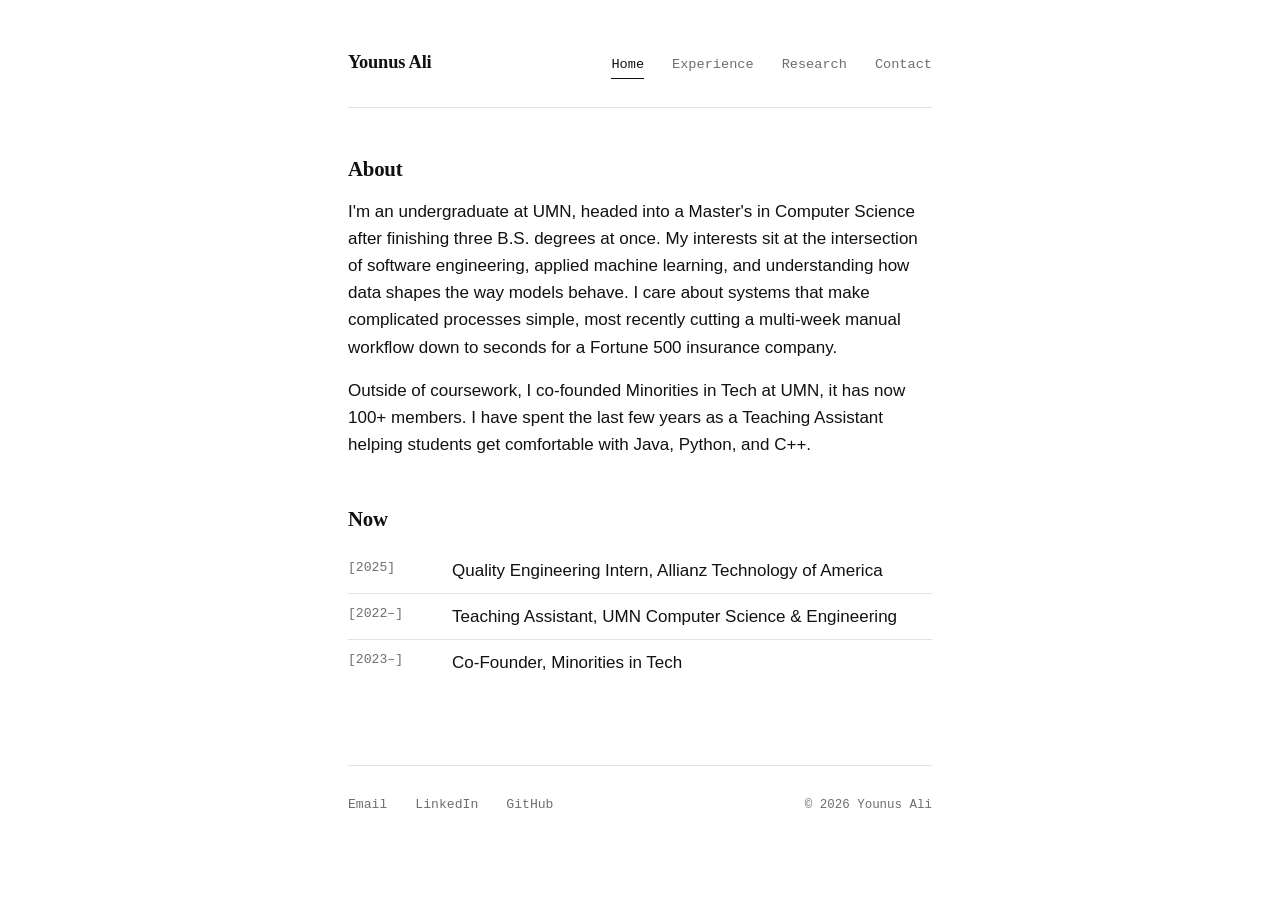
<file: index.html>
<!DOCTYPE html>
<html lang="en">
<head>
<meta charset="UTF-8">
<meta name="viewport" content="width=device-width, initial-scale=1">
<title>Younus Ali</title>
<meta name="description" content="Younus Ali — Computer Science, Data Science, and Statistics student at the University of Minnesota.">
<link rel="stylesheet" href="style.css">
</head>
<body>
<div class="wrap">

  <header class="site-header">
    <a href="index.html" class="wordmark">Younus Ali</a>
    <nav class="site-nav">
      <a href="index.html" class="active">Home</a>
      <a href="experience.html">Experience</a>
      <a href="https://bbe1002unit1blogg.blogspot.com/" target="_blank" rel="noopener">Research</a>
      <a href="contact.html">Contact</a>
    </nav>
  </header>

  <main>
    <h2>About</h2>
    <p>I'm an undergraduate at UMN, headed into a Master's in Computer Science after finishing three B.S. degrees at once. My interests sit at the intersection of software engineering, applied machine learning, and understanding how data shapes the way models behave. I care about systems that make complicated processes simple, most recently cutting a multi-week manual workflow down to seconds for a Fortune 500 insurance company.</p>

    <p>Outside of coursework, I co-founded Minorities in Tech at UMN, it has now 100+ members. I have spent the last few years as a Teaching Assistant helping students get comfortable with Java, Python, and C++.</p>

    <h2>Now</h2>
    <ul class="now-list">
      <li><span class="tag">[2025]</span><span>Quality Engineering Intern, Allianz Technology of America</span></li>
      <li><span class="tag">[2022–]</span><span>Teaching Assistant, UMN Computer Science &amp; Engineering</span></li>
      <li><span class="tag">[2023–]</span><span>Co-Founder, Minorities in Tech</span></li>
    </ul>
  </main>

  <footer class="site-footer">
    <div class="footer-links">
      <a href="mailto:ali00380@umn.edu">Email</a>
      <a href="https://www.linkedin.com/in/younus-ali-2729a8212" target="_blank" rel="noopener">LinkedIn</a>
      <a href="https://github.com/dhanuwn" target="_blank" rel="noopener">GitHub</a>
    </div>
    <p class="footer-note">&copy; 2026 Younus Ali</p>
  </footer>

</div>
</body>
</html>
</file>
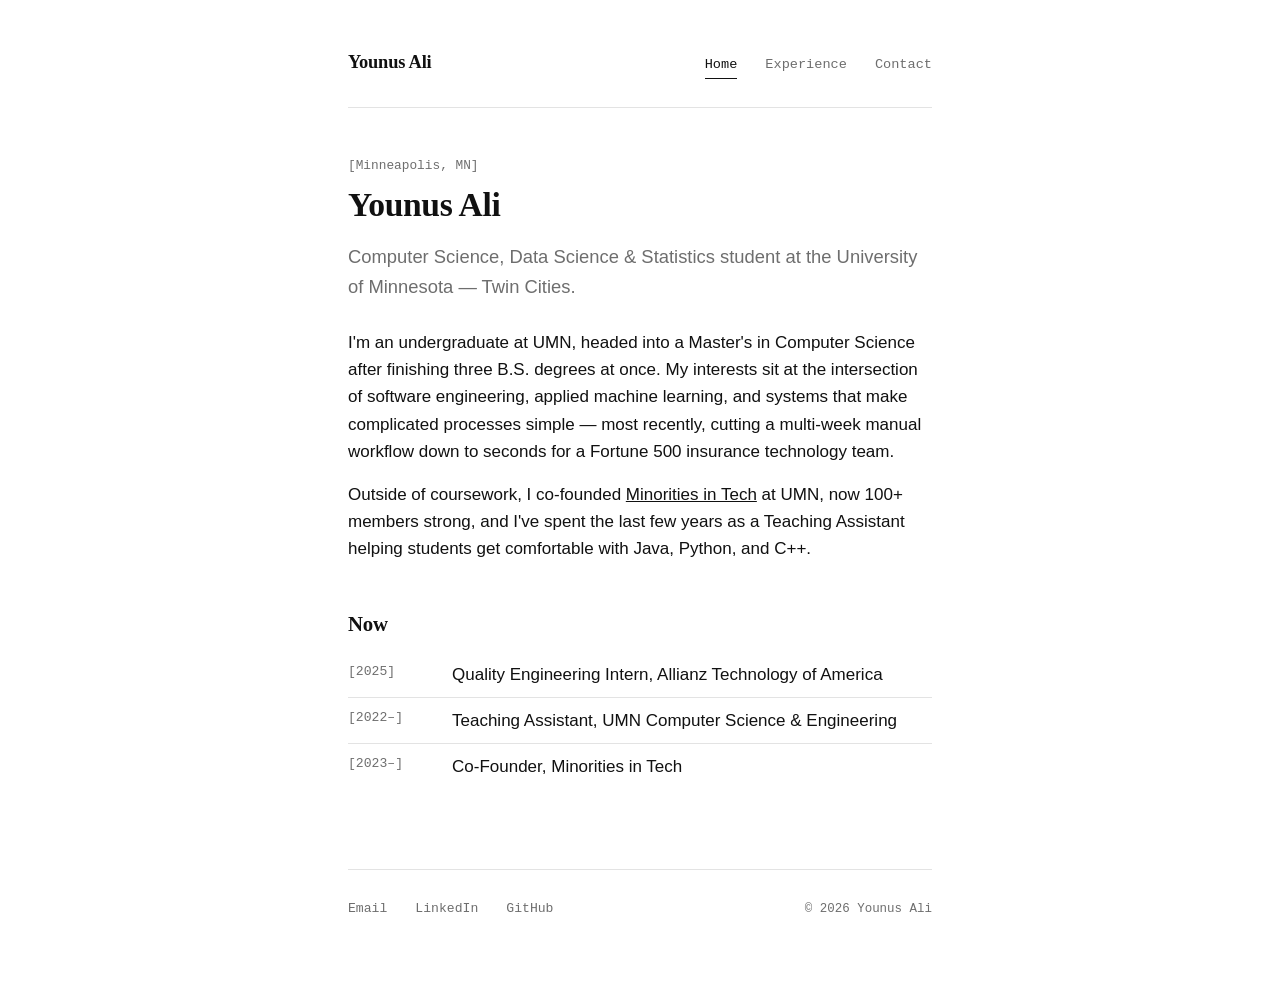
<file: Index.html>
<!DOCTYPE html>
<html lang="en">
<head>
<meta charset="UTF-8">
<meta name="viewport" content="width=device-width, initial-scale=1">
<title>Younus Ali</title>
<meta name="description" content="Younus Ali — Computer Science, Data Science, and Statistics student at the University of Minnesota.">
<link rel="stylesheet" href="style.css">
</head>
<body>
<div class="wrap">

  <header class="site-header">
    <a href="index.html" class="wordmark">Younus Ali</a>
    <nav class="site-nav">
      <a href="index.html" class="active">Home</a>
      <a href="experience.html">Experience</a>
      <a href="contact.html">Contact</a>
    </nav>
  </header>

  <main>
    <p class="eyebrow">[Minneapolis, MN]</p>
    <h1>Younus Ali</h1>
    <p class="lede">Computer Science, Data Science &amp; Statistics student at the University of Minnesota — Twin Cities.</p>

    <p>I'm an undergraduate at UMN, headed into a Master's in Computer Science after finishing three B.S. degrees at once. My interests sit at the intersection of software engineering, applied machine learning, and systems that make complicated processes simple — most recently, cutting a multi-week manual workflow down to seconds for a Fortune 500 insurance technology team.</p>

    <p>Outside of coursework, I co-founded <a href="https://www.linkedin.com/in/younus-ali-2729a8212" target="_blank" rel="noopener">Minorities in Tech</a> at UMN, now 100+ members strong, and I've spent the last few years as a Teaching Assistant helping students get comfortable with Java, Python, and C++.</p>

    <h2>Now</h2>
    <ul class="now-list">
      <li><span class="tag">[2025]</span><span>Quality Engineering Intern, Allianz Technology of America</span></li>
      <li><span class="tag">[2022–]</span><span>Teaching Assistant, UMN Computer Science &amp; Engineering</span></li>
      <li><span class="tag">[2023–]</span><span>Co-Founder, Minorities in Tech</span></li>
    </ul>
  </main>

  <footer class="site-footer">
    <div class="footer-links">
      <a href="mailto:ali00380@umn.edu">Email</a>
      <a href="https://www.linkedin.com/in/younus-ali-2729a8212" target="_blank" rel="noopener">LinkedIn</a>
      <a href="https://github.com/dhanuwn" target="_blank" rel="noopener">GitHub</a>
    </div>
    <p class="footer-note">&copy; 2026 Younus Ali</p>
  </footer>

</div>
</body>
</html>
</file>
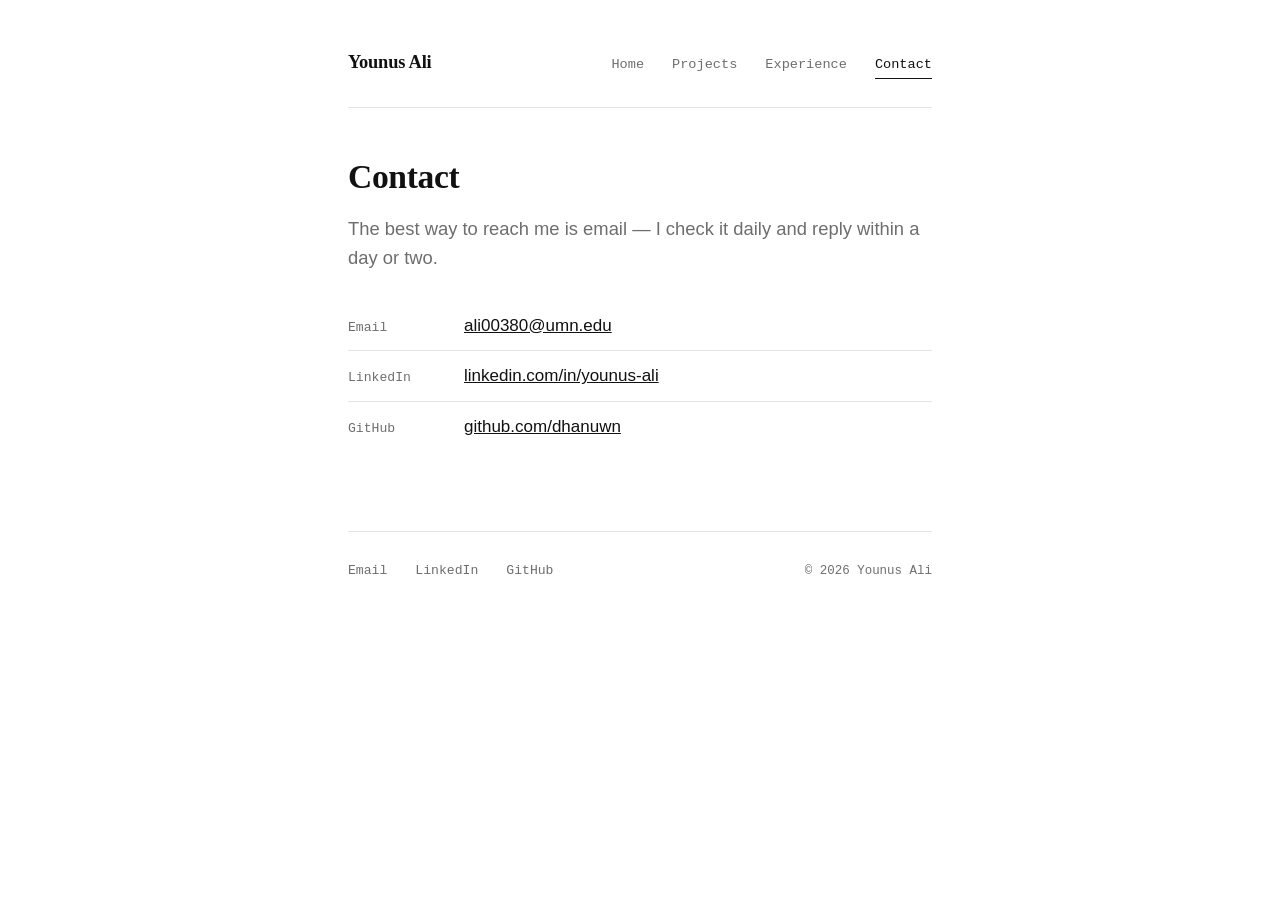
<file: Contact.html>
<!DOCTYPE html>
<html lang="en">
<head>
<meta charset="UTF-8">
<meta name="viewport" content="width=device-width, initial-scale=1">
<title>Contact — Younus Ali</title>
<meta name="description" content="Get in touch with Younus Ali.">
<link rel="stylesheet" href="style.css">
</head>
<body>
<div class="wrap">

  <header class="site-header">
    <a href="index.html" class="wordmark">Younus Ali</a>
    <nav class="site-nav">
      <a href="index.html">Home</a>
      <a href="projects.html">Projects</a>
      <a href="experience.html">Experience</a>
      <a href="contact.html" class="active">Contact</a>
    </nav>
  </header>

  <main>
    <h1>Contact</h1>
    <p class="lede">The best way to reach me is email — I check it daily and reply within a day or two.</p>

    <ul class="contact-list">
      <li>
        <span class="label">Email</span>
        <a href="mailto:ali00380@umn.edu">ali00380@umn.edu</a>
      </li>
      <li>
        <span class="label">LinkedIn</span>
        <a href="https://www.linkedin.com/in/younus-ali-2729a8212" target="_blank" rel="noopener">linkedin.com/in/younus-ali</a>
      </li>
      <li>
        <span class="label">GitHub</span>
        <a href="https://github.com/dhanuwn" target="_blank" rel="noopener">github.com/dhanuwn</a>
      </li>
    </ul>
  </main>

  <footer class="site-footer">
    <div class="footer-links">
      <a href="mailto:ali00380@umn.edu">Email</a>
      <a href="https://www.linkedin.com/in/younus-ali-2729a8212" target="_blank" rel="noopener">LinkedIn</a>
      <a href="https://github.com/dhanuwn" target="_blank" rel="noopener">GitHub</a>
    </div>
    <p class="footer-note">&copy; 2026 Younus Ali</p>
  </footer>

</div>
</body>
</html>
</file>
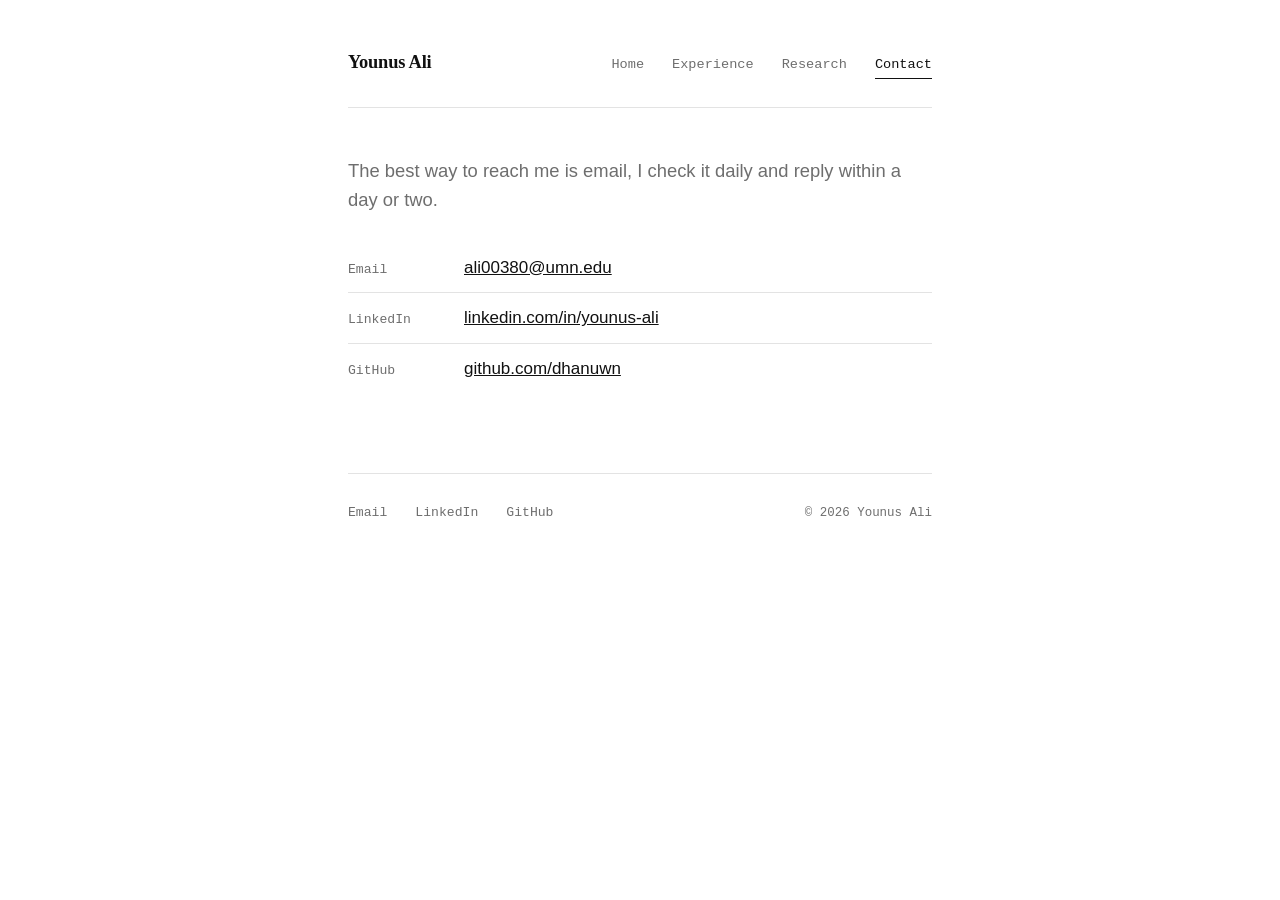
<file: contact.html>
<!DOCTYPE html>
<html lang="en">
<head>
<meta charset="UTF-8">
<meta name="viewport" content="width=device-width, initial-scale=1">
<title>Contact — Younus Ali</title>
<meta name="description" content="Get in touch with Younus Ali.">
<link rel="stylesheet" href="style.css">
</head>
<body>
<div class="wrap">

  <header class="site-header">
    <a href="index.html" class="wordmark">Younus Ali</a>
    <nav class="site-nav">
      <a href="index.html">Home</a>
      <a href="experience.html">Experience</a>
      <a href="https://bbe1002unit1blogg.blogspot.com/" target="_blank" rel="noopener">Research</a>
      <a href="contact.html" class="active">Contact</a>
    </nav>
  </header>

  <main>
    <p class="lede">The best way to reach me is email, I check it daily and reply within a day or two.</p>

    <ul class="contact-list">
      <li>
        <span class="label">Email</span>
        <a href="mailto:ali00380@umn.edu">ali00380@umn.edu</a>
      </li>
      <li>
        <span class="label">LinkedIn</span>
        <a href="https://www.linkedin.com/in/younus-ali-2729a8212" target="_blank" rel="noopener">linkedin.com/in/younus-ali</a>
      </li>
      <li>
        <span class="label">GitHub</span>
        <a href="https://github.com/dhanuwn" target="_blank" rel="noopener">github.com/dhanuwn</a>
      </li>
    </ul>
  </main>

  <footer class="site-footer">
    <div class="footer-links">
      <a href="mailto:ali00380@umn.edu">Email</a>
      <a href="https://www.linkedin.com/in/younus-ali-2729a8212" target="_blank" rel="noopener">LinkedIn</a>
      <a href="https://github.com/dhanuwn" target="_blank" rel="noopener">GitHub</a>
    </div>
    <p class="footer-note">&copy; 2026 Younus Ali</p>
  </footer>

</div>
</body>
</html>
</file>
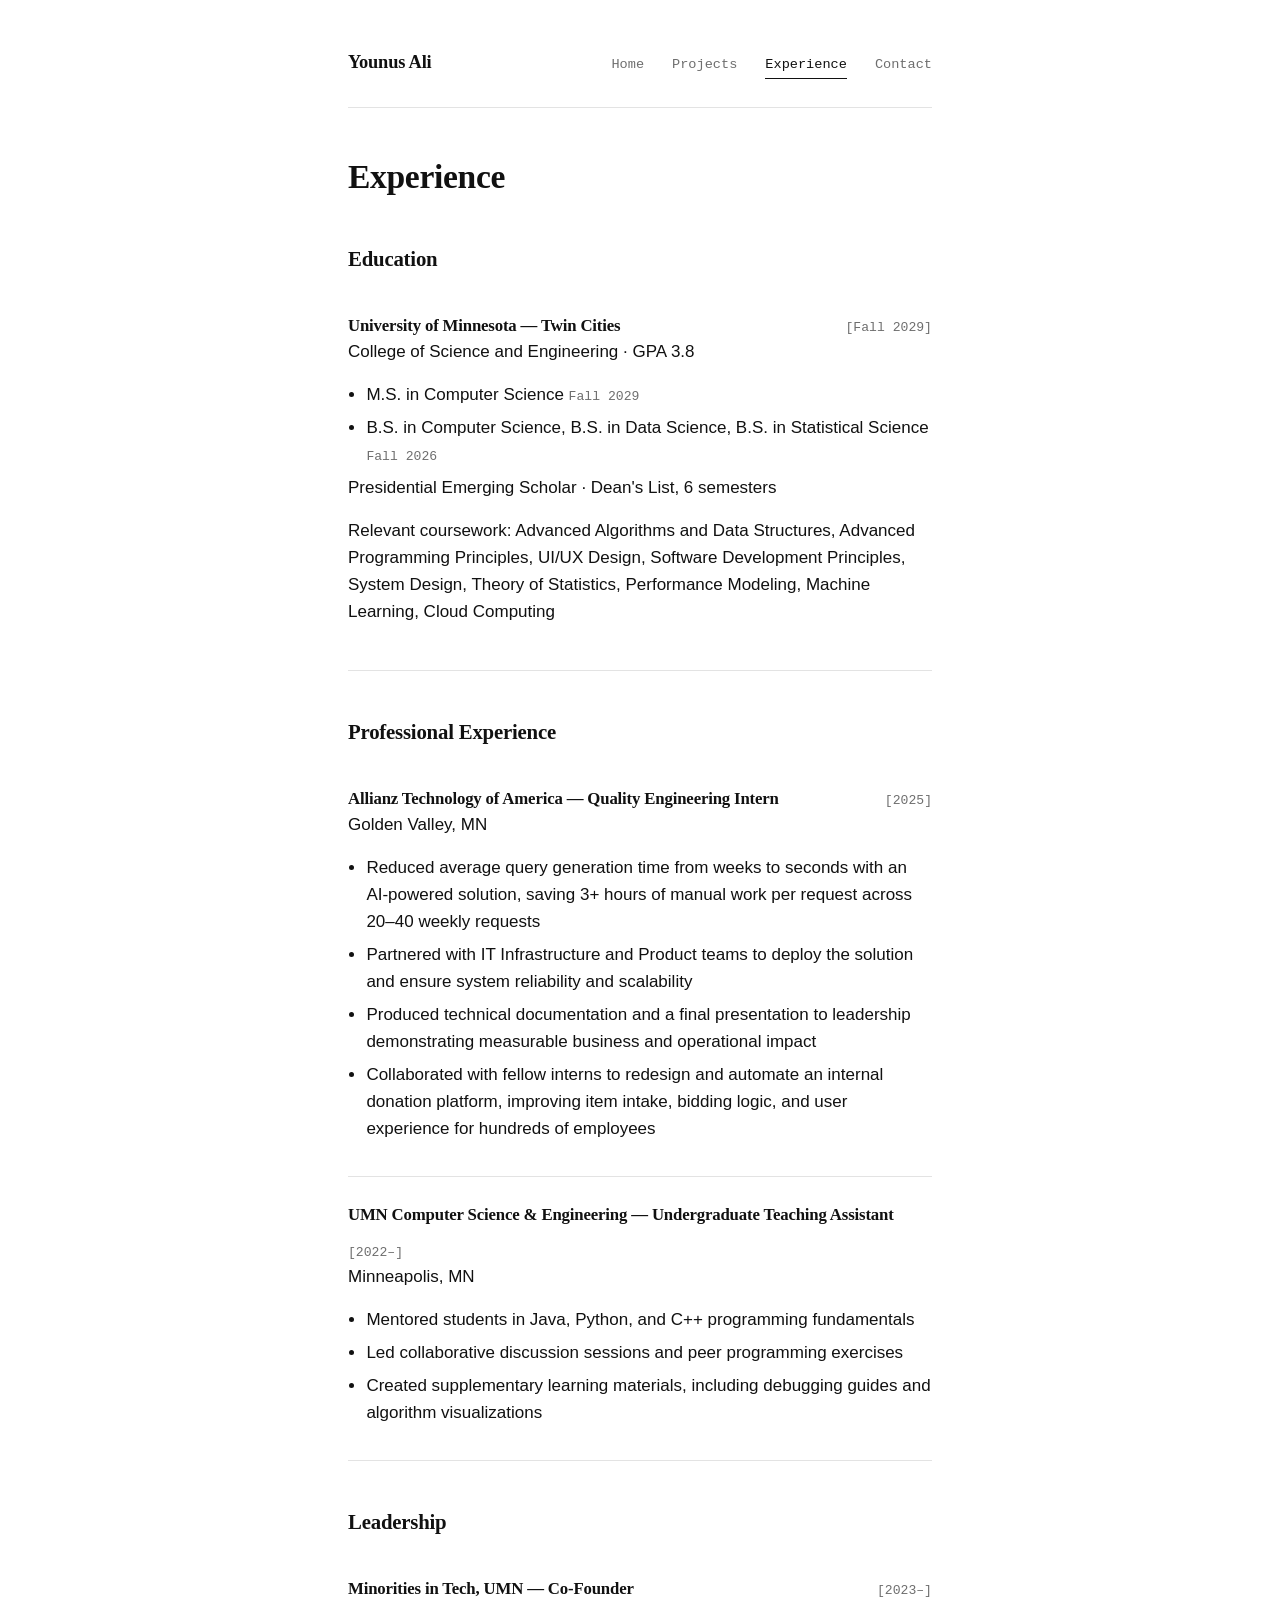
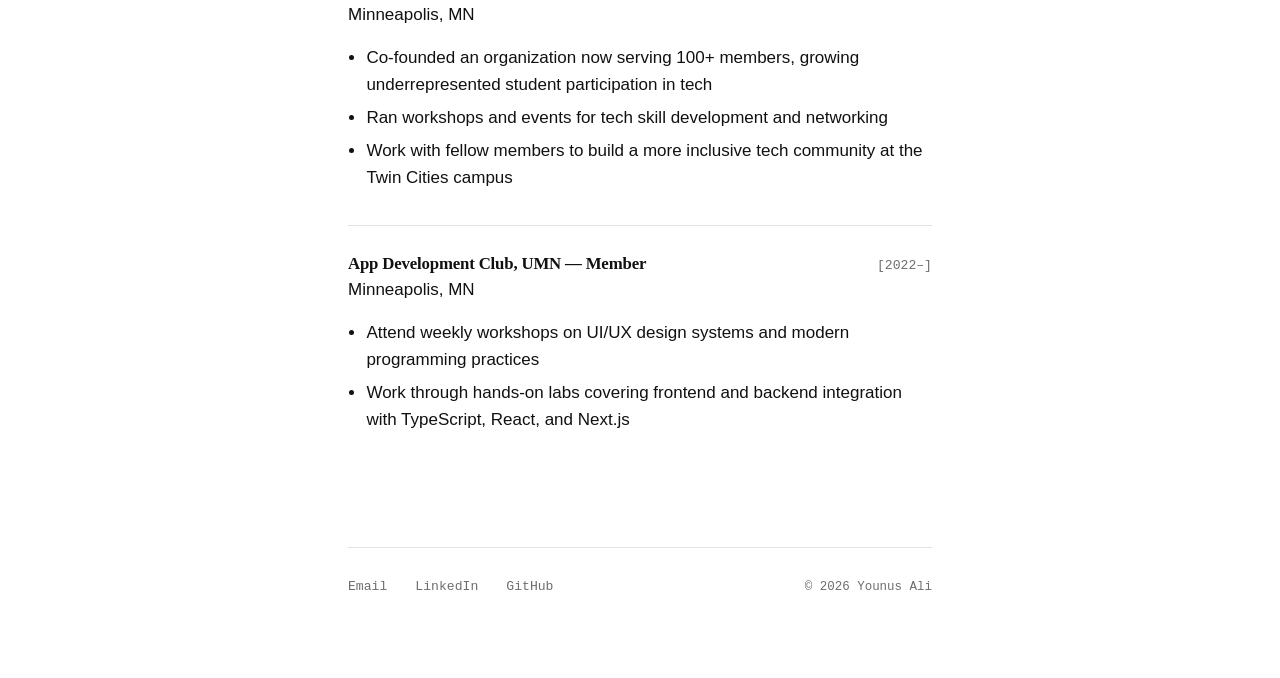
<file: Experience.html>
<!DOCTYPE html>
<html lang="en">
<head>
<meta charset="UTF-8">
<meta name="viewport" content="width=device-width, initial-scale=1">
<title>Experience — Younus Ali</title>
<meta name="description" content="Education, work experience, and leadership — Younus Ali.">
<link rel="stylesheet" href="style.css">
</head>
<body>
<div class="wrap">

  <header class="site-header">
    <a href="index.html" class="wordmark">Younus Ali</a>
    <nav class="site-nav">
      <a href="index.html">Home</a>
      <a href="projects.html">Projects</a>
      <a href="experience.html" class="active">Experience</a>
      <a href="contact.html">Contact</a>
    </nav>
  </header>

  <main>
    <h1>Experience</h1>

    <h2>Education</h2>
    <div class="entry">
      <div class="entry-head">
        <h3>University of Minnesota — Twin Cities</h3>
        <span class="entry-meta">[Fall 2029]</span>
      </div>
      <p>College of Science and Engineering &middot; GPA 3.8</p>
      <ul>
        <li>M.S. in Computer Science <span class="tag">Fall 2029</span></li>
        <li>B.S. in Computer Science, B.S. in Data Science, B.S. in Statistical Science <span class="tag">Fall 2026</span></li>
      </ul>
      <p>Presidential Emerging Scholar &middot; Dean's List, 6 semesters</p>
      <p>Relevant coursework: Advanced Algorithms and Data Structures, Advanced Programming Principles, UI/UX Design, Software Development Principles, System Design, Theory of Statistics, Performance Modeling, Machine Learning, Cloud Computing</p>
    </div>

    <h2>Professional Experience</h2>
    <div class="entry">
      <div class="entry-head">
        <h3>Allianz Technology of America — Quality Engineering Intern</h3>
        <span class="entry-meta">[2025]</span>
      </div>
      <p>Golden Valley, MN</p>
      <ul>
        <li>Reduced average query generation time from weeks to seconds with an AI-powered solution, saving 3+ hours of manual work per request across 20–40 weekly requests</li>
        <li>Partnered with IT Infrastructure and Product teams to deploy the solution and ensure system reliability and scalability</li>
        <li>Produced technical documentation and a final presentation to leadership demonstrating measurable business and operational impact</li>
        <li>Collaborated with fellow interns to redesign and automate an internal donation platform, improving item intake, bidding logic, and user experience for hundreds of employees</li>
      </ul>
    </div>

    <div class="entry">
      <div class="entry-head">
        <h3>UMN Computer Science &amp; Engineering — Undergraduate Teaching Assistant</h3>
        <span class="entry-meta">[2022–]</span>
      </div>
      <p>Minneapolis, MN</p>
      <ul>
        <li>Mentored students in Java, Python, and C++ programming fundamentals</li>
        <li>Led collaborative discussion sessions and peer programming exercises</li>
        <li>Created supplementary learning materials, including debugging guides and algorithm visualizations</li>
      </ul>
    </div>

    <h2>Leadership</h2>
    <div class="entry">
      <div class="entry-head">
        <h3>Minorities in Tech, UMN — Co-Founder</h3>
        <span class="entry-meta">[2023–]</span>
      </div>
      <p>Minneapolis, MN</p>
      <ul>
        <li>Co-founded an organization now serving 100+ members, growing underrepresented student participation in tech</li>
        <li>Ran workshops and events for tech skill development and networking</li>
        <li>Work with fellow members to build a more inclusive tech community at the Twin Cities campus</li>
      </ul>
    </div>

    <div class="entry">
      <div class="entry-head">
        <h3>App Development Club, UMN — Member</h3>
        <span class="entry-meta">[2022–]</span>
      </div>
      <p>Minneapolis, MN</p>
      <ul>
        <li>Attend weekly workshops on UI/UX design systems and modern programming practices</li>
        <li>Work through hands-on labs covering frontend and backend integration with TypeScript, React, and Next.js</li>
      </ul>
    </div>
  </main>

  <footer class="site-footer">
    <div class="footer-links">
      <a href="mailto:ali00380@umn.edu">Email</a>
      <a href="https://www.linkedin.com/in/younus-ali-2729a8212" target="_blank" rel="noopener">LinkedIn</a>
      <a href="https://github.com/dhanuwn" target="_blank" rel="noopener">GitHub</a>
    </div>
    <p class="footer-note">&copy; 2026 Younus Ali</p>
  </footer>

</div>
</body>
</html>
</file>
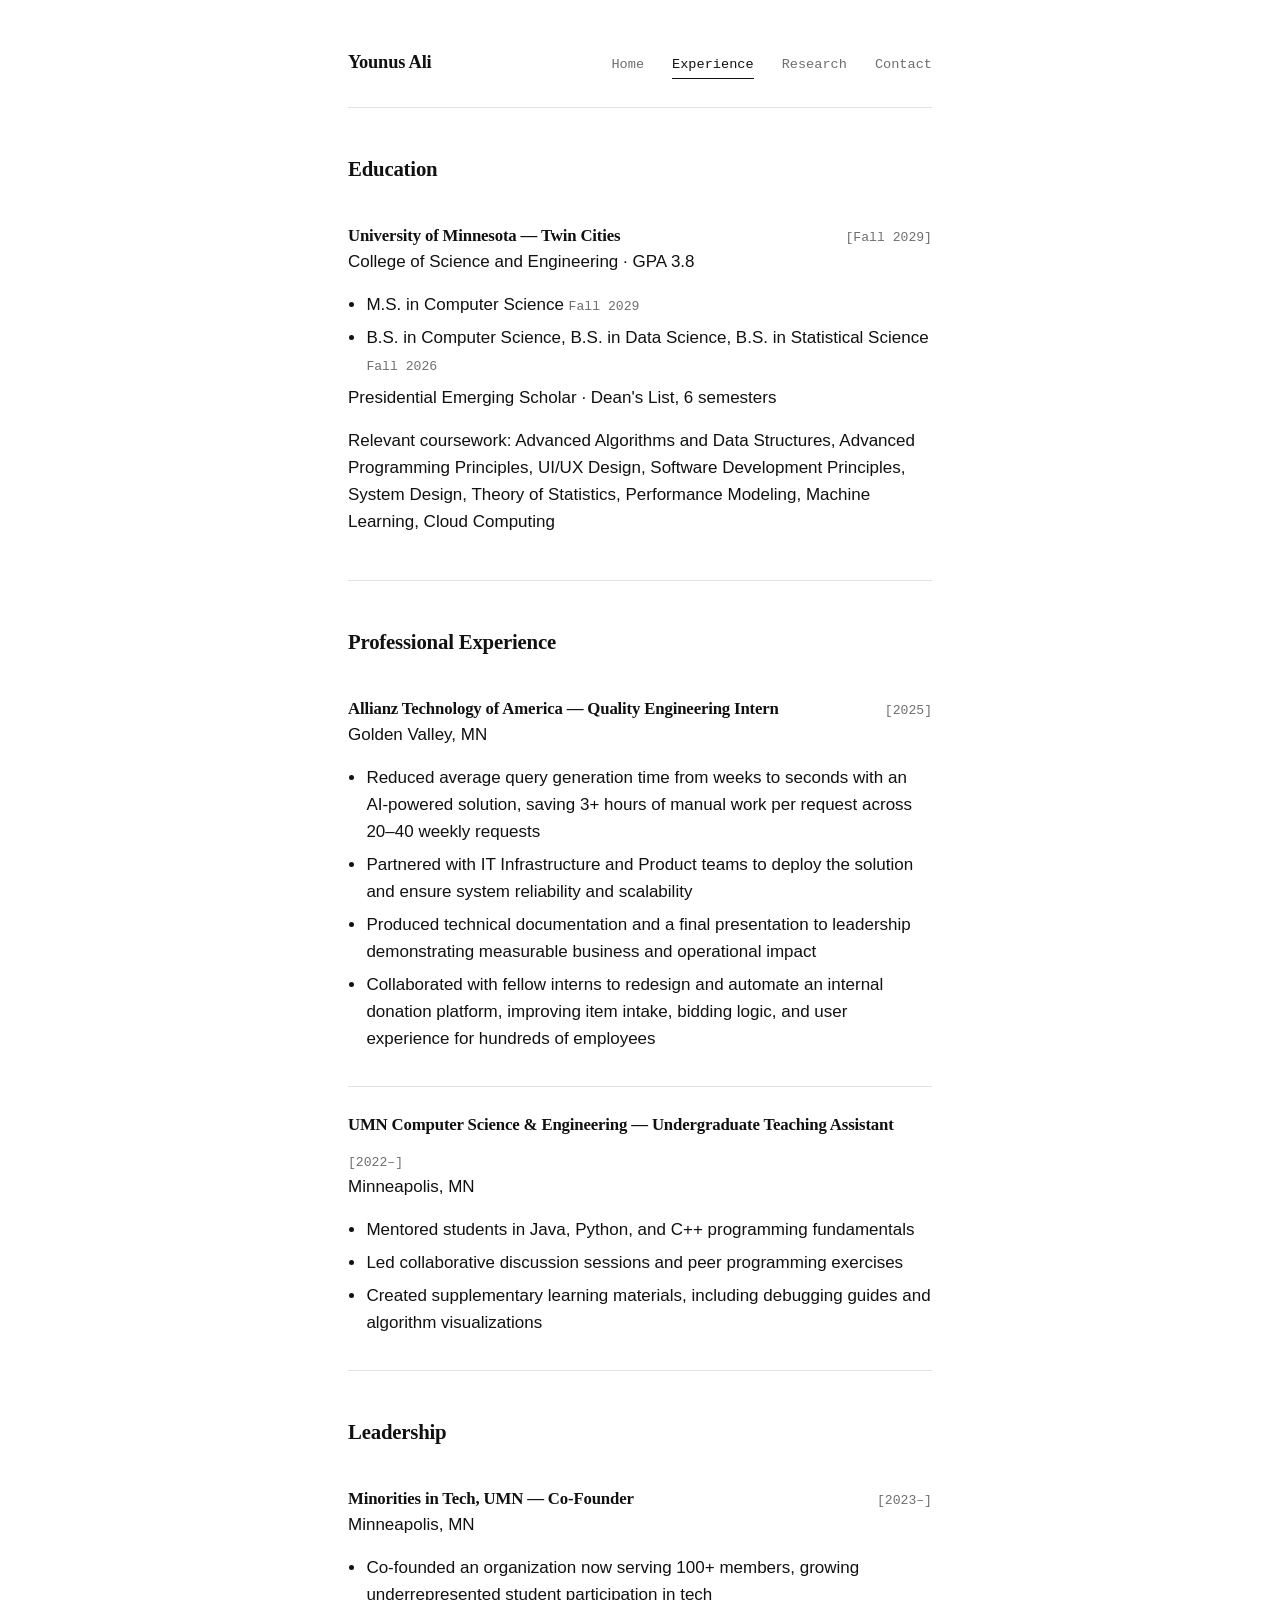
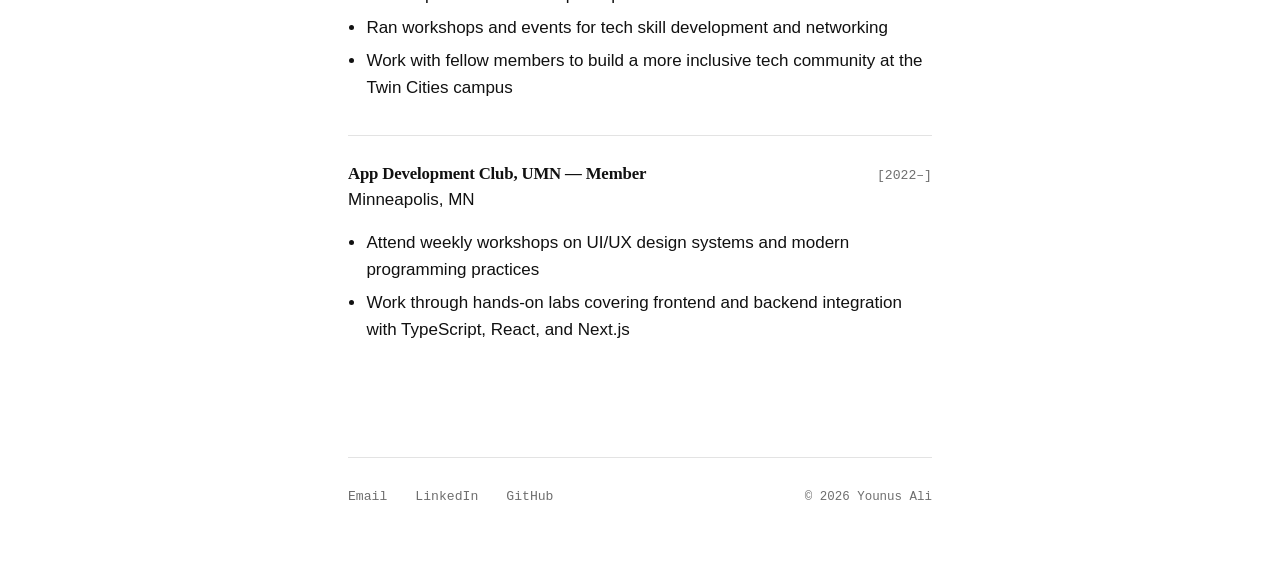
<file: experience.html>
<!DOCTYPE html>
<html lang="en">
<head>
<meta charset="UTF-8">
<meta name="viewport" content="width=device-width, initial-scale=1">
<title>Experience — Younus Ali</title>
<meta name="description" content="Education, work experience, and leadership — Younus Ali.">
<link rel="stylesheet" href="style.css">
</head>
<body>
<div class="wrap">

  <header class="site-header">
    <a href="index.html" class="wordmark">Younus Ali</a>
    <nav class="site-nav">
      <a href="index.html">Home</a>
      <a href="experience.html" class="active">Experience</a>
      <a href="https://bbe1002unit1blogg.blogspot.com/" target="_blank" rel="noopener">Research</a>
      <a href="contact.html">Contact</a>
    </nav>
  </header>

  <main>
    <h2>Education</h2>
    <div class="entry">
      <div class="entry-head">
        <h3>University of Minnesota — Twin Cities</h3>
        <span class="entry-meta">[Fall 2029]</span>
      </div>
      <p>College of Science and Engineering &middot; GPA 3.8</p>
      <ul>
        <li>M.S. in Computer Science <span class="tag">Fall 2029</span></li>
        <li>B.S. in Computer Science, B.S. in Data Science, B.S. in Statistical Science <span class="tag">Fall 2026</span></li>
      </ul>
      <p>Presidential Emerging Scholar &middot; Dean's List, 6 semesters</p>
      <p>Relevant coursework: Advanced Algorithms and Data Structures, Advanced Programming Principles, UI/UX Design, Software Development Principles, System Design, Theory of Statistics, Performance Modeling, Machine Learning, Cloud Computing</p>
    </div>

    <h2>Professional Experience</h2>
    <div class="entry">
      <div class="entry-head">
        <h3>Allianz Technology of America — Quality Engineering Intern</h3>
        <span class="entry-meta">[2025]</span>
      </div>
      <p>Golden Valley, MN</p>
      <ul>
        <li>Reduced average query generation time from weeks to seconds with an AI-powered solution, saving 3+ hours of manual work per request across 20–40 weekly requests</li>
        <li>Partnered with IT Infrastructure and Product teams to deploy the solution and ensure system reliability and scalability</li>
        <li>Produced technical documentation and a final presentation to leadership demonstrating measurable business and operational impact</li>
        <li>Collaborated with fellow interns to redesign and automate an internal donation platform, improving item intake, bidding logic, and user experience for hundreds of employees</li>
      </ul>
    </div>

    <div class="entry">
      <div class="entry-head">
        <h3>UMN Computer Science &amp; Engineering — Undergraduate Teaching Assistant</h3>
        <span class="entry-meta">[2022–]</span>
      </div>
      <p>Minneapolis, MN</p>
      <ul>
        <li>Mentored students in Java, Python, and C++ programming fundamentals</li>
        <li>Led collaborative discussion sessions and peer programming exercises</li>
        <li>Created supplementary learning materials, including debugging guides and algorithm visualizations</li>
      </ul>
    </div>

    <h2>Leadership</h2>
    <div class="entry">
      <div class="entry-head">
        <h3>Minorities in Tech, UMN — Co-Founder</h3>
        <span class="entry-meta">[2023–]</span>
      </div>
      <p>Minneapolis, MN</p>
      <ul>
        <li>Co-founded an organization now serving 100+ members, growing underrepresented student participation in tech</li>
        <li>Ran workshops and events for tech skill development and networking</li>
        <li>Work with fellow members to build a more inclusive tech community at the Twin Cities campus</li>
      </ul>
    </div>

    <div class="entry">
      <div class="entry-head">
        <h3>App Development Club, UMN — Member</h3>
        <span class="entry-meta">[2022–]</span>
      </div>
      <p>Minneapolis, MN</p>
      <ul>
        <li>Attend weekly workshops on UI/UX design systems and modern programming practices</li>
        <li>Work through hands-on labs covering frontend and backend integration with TypeScript, React, and Next.js</li>
      </ul>
    </div>
  </main>

  <footer class="site-footer">
    <div class="footer-links">
      <a href="mailto:ali00380@umn.edu">Email</a>
      <a href="https://www.linkedin.com/in/younus-ali-2729a8212" target="_blank" rel="noopener">LinkedIn</a>
      <a href="https://github.com/dhanuwn" target="_blank" rel="noopener">GitHub</a>
    </div>
    <p class="footer-note">&copy; 2026 Younus Ali</p>
  </footer>

</div>
</body>
</html>
</file>
<file: style.css>
:root {
  --bg: #ffffff;
  --text: #111111;
  --muted: #6e6e6e;
  --rule: #e3e3e3;

  --font-serif: Georgia, "Iowan Old Style", "Palatino Linotype", "URW Palladio", P052, serif;
  --font-sans: -apple-system, BlinkMacSystemFont, "Segoe UI", Roboto, Helvetica, Arial, sans-serif;
  --font-mono: ui-monospace, SFMono-Regular, "SF Mono", Menlo, Consolas, "Liberation Mono", monospace;

  --measure: 640px;
  --space-1: 0.5rem;
  --space-2: 1rem;
  --space-3: 1.75rem;
  --space-4: 3rem;
  --space-5: 5rem;
}

* {
  box-sizing: border-box;
}

html {
  -webkit-text-size-adjust: 100%;
}

body {
  margin: 0;
  background: var(--bg);
  color: var(--text);
  font-family: var(--font-sans);
  font-size: 17px;
  line-height: 1.6;
  -webkit-font-smoothing: antialiased;
}

.wrap {
  max-width: var(--measure);
  margin: 0 auto;
  padding: var(--space-4) var(--space-3) var(--space-5);
}

/* headers */

.site-header {
  display: flex;
  align-items: baseline;
  justify-content: space-between;
  flex-wrap: wrap;
  gap: var(--space-2);
  padding-bottom: var(--space-3);
  margin-bottom: var(--space-4);
  border-bottom: 1px solid var(--rule);
}

.wordmark {
  font-family: var(--font-serif);
  font-size: 1.15rem;
  font-weight: 700;
  color: var(--text);
  text-decoration: none;
  letter-spacing: -0.01em;
}

.site-nav {
  display: flex;
  gap: var(--space-3);
  font-family: var(--font-mono);
  font-size: 0.85rem;
}

.site-nav a {
  color: var(--muted);
  text-decoration: none;
  border-bottom: 1px solid transparent;
  padding-bottom: 2px;
}

.site-nav a:hover {
  color: var(--text);
  border-bottom-color: var(--text);
}

.site-nav a.active {
  color: var(--text);
  border-bottom-color: var(--text);
}

/* font  */

h1, h2, h3 {
  font-family: var(--font-serif);
  font-weight: 700;
  line-height: 1.25;
  letter-spacing: -0.01em;
  margin: 0 0 var(--space-2);
}

h1 {
  font-size: 2.1rem;
}

h2 {
  font-size: 1.3rem;
  margin-top: var(--space-4);
}

p {
  margin: 0 0 var(--space-2);
  color: var(--text);
}

p.lede {
  font-size: 1.15rem;
  color: var(--muted);
  margin-bottom: var(--space-3);
}

a {
  color: var(--text);
}

a:hover {
  color: var(--muted);
}

.eyebrow {
  font-family: var(--font-mono);
  font-size: 0.8rem;
  color: var(--muted);
  margin: 0 0 var(--space-1);
}

.tag {
  font-family: var(--font-mono);
  font-size: 0.82rem;
  color: var(--muted);
  white-space: nowrap;
}

/* lists and enteries */

.entry {
  padding: var(--space-3) 0;
  border-bottom: 1px solid var(--rule);
}

.entry:last-child {
  border-bottom: none;
}

.entry-head {
  display: flex;
  align-items: baseline;
  justify-content: space-between;
  gap: var(--space-2);
  flex-wrap: wrap;
}

.entry-head h3 {
  font-size: 1.05rem;
  margin: 0;
}

.entry-meta {
  font-family: var(--font-mono);
  font-size: 0.82rem;
  color: var(--muted);
  white-space: nowrap;
}

.entry ul {
  margin: var(--space-1) 0 0;
  padding-left: 1.15rem;
}

.entry li {
  margin-bottom: 0.35rem;
  color: var(--text);
}

.now-list {
  list-style: none;
  margin: 0;
  padding: 0;
}

.now-list li {
  display: flex;
  gap: var(--space-2);
  padding: 0.55rem 0;
  border-bottom: 1px solid var(--rule);
}

.now-list li:last-child {
  border-bottom: none;
}

.now-list .tag {
  flex: 0 0 auto;
  min-width: 5.5rem;
}

/* contact list*/

.contact-list {
  list-style: none;
  margin: var(--space-3) 0 0;
  padding: 0;
}

.contact-list li {
  display: flex;
  gap: var(--space-3);
  align-items: baseline;
  padding: 0.7rem 0;
  border-bottom: 1px solid var(--rule);
}

.contact-list li:last-child {
  border-bottom: none;
}

.contact-list .label {
  font-family: var(--font-mono);
  font-size: 0.82rem;
  color: var(--muted);
  min-width: 5.5rem;
}

/* footer notes */

.site-footer {
  margin-top: var(--space-5);
  padding-top: var(--space-3);
  border-top: 1px solid var(--rule);
  display: flex;
  align-items: baseline;
  justify-content: space-between;
  flex-wrap: wrap;
  gap: var(--space-2);
}

.footer-links {
  display: flex;
  gap: var(--space-3);
  font-family: var(--font-mono);
  font-size: 0.82rem;
}

.footer-links a {
  color: var(--muted);
  text-decoration: none;
}

.footer-links a:hover {
  color: var(--text);
}

.footer-note {
  font-family: var(--font-mono);
  font-size: 0.78rem;
  color: var(--muted);
  margin: 0;
}

.more-link {
  margin-top: var(--space-3);
  font-family: var(--font-mono);
  font-size: 0.9rem;
}

/* motion + focus */

a:focus-visible,
.site-nav a:focus-visible {
  outline: 2px solid var(--text);
  outline-offset: 2px;
}

@media (prefers-reduced-motion: reduce) {
  * {
    scroll-behavior: auto !important;
  }
}

/* response */

@media (max-width: 560px) {
  body {
    font-size: 16px;
  }

  .wrap {
    padding: var(--space-3) var(--space-2) var(--space-4);
  }

  h1 {
    font-size: 1.7rem;
  }

  .entry-head,
  .now-list li,
  .contact-list li {
    flex-direction: column;
    gap: 0.25rem;
  }

  .now-list .tag,
  .contact-list .label {
    min-width: 0;
  }
}
</file>
